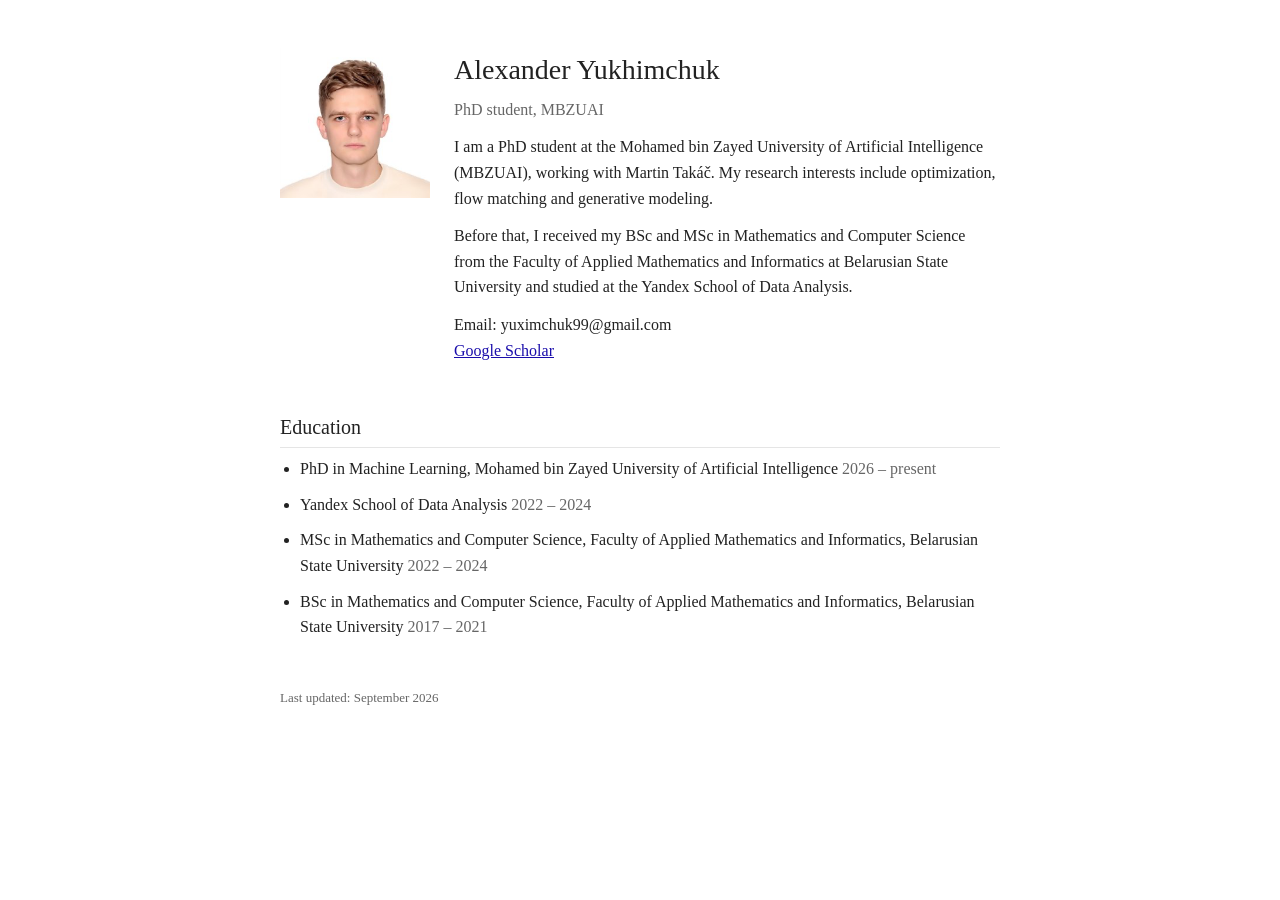
<file: index.html>
<!doctype html>
<html lang="en">
<head>
<meta charset="utf-8">
<meta name="viewport" content="width=device-width, initial-scale=1">
<title>Alexander Yukhimchuk</title>
<meta name="description" content="Alexander Yukhimchuk, PhD student at MBZUAI.">
<style>
:root {
  --bg: #ffffff;
  --text: #222222;
  --muted: #666666;
  --link: #1a0dab;
  --rule: #e5e5e5;
}
@media (prefers-color-scheme: dark) {
  :root:not([data-theme="light"]) { color-scheme: dark; --bg: #161616; --text: #dddddd; --muted: #999999; --link: #8ab4f8; --rule: #333333; }
}
:root[data-theme="dark"] { color-scheme: dark; --bg: #161616; --text: #dddddd; --muted: #999999; --link: #8ab4f8; --rule: #333333; }
body {
  margin: 0; background: var(--bg); color: var(--text);
  font: 16px/1.6 Georgia, "Times New Roman", serif;
}
main { max-width: 720px; margin: 0 auto; padding: 48px 20px 64px; }
a { color: var(--link); }
h1 { font-size: 28px; font-weight: normal; margin: 0 0 4px; }
h2 { font-size: 20px; font-weight: normal; margin: 36px 0 8px; border-bottom: 1px solid var(--rule); padding-bottom: 4px; }
p { margin: 0 0 12px; }
ul { margin: 0; padding-left: 20px; }
li { margin-bottom: 10px; }
.top { display: flex; gap: 24px; align-items: flex-start; }
.photo { width: 150px; height: 150px; object-fit: cover; flex-shrink: 0; }
.muted { color: var(--muted); }
.date { color: var(--muted); }
footer { margin-top: 48px; font-size: 13px; color: var(--muted); }
@media (max-width: 520px) { .top { flex-direction: column; } }
</style>
</head>
<body>

<main>
  <div class="top">
    <img class="photo" src="assets/photo.png" alt="Alexander Yukhimchuk">
    <div>
      <h1>Alexander Yukhimchuk</h1>
      <p class="muted">PhD student, MBZUAI</p>
      <p>
        I am a PhD student at the Mohamed bin Zayed University of Artificial Intelligence (MBZUAI),
        working with Martin Takáč.
        My research interests include optimization, flow matching and generative modeling.
      </p>
      <p>Before that, I received my BSc and MSc in Mathematics and Computer Science from the Faculty of Applied Mathematics and Informatics at Belarusian State University and studied at the Yandex School of Data Analysis.</p>
      <p>
        Email: yuximchuk99@gmail.com<br>
        <a href="https://scholar.google.com/citations?user=T0aKw2AAAAAJ">Google Scholar</a>
      </p>
    </div>
  </div>

  <h2>Education</h2>
  <ul>
    <li>PhD in Machine Learning, Mohamed bin Zayed University of Artificial Intelligence <span class="date">2026 – present</span></li>
    <li>Yandex School of Data Analysis <span class="date">2022 – 2024</span></li>
    <li>MSc in Mathematics and Computer Science, Faculty of Applied Mathematics and Informatics, Belarusian State University <span class="date">2022 – 2024</span></li>
    <li>BSc in Mathematics and Computer Science, Faculty of Applied Mathematics and Informatics, Belarusian State University <span class="date">2017 – 2021</span></li>
  </ul>

  <footer>Last updated: September 2026</footer>
</main>
</body>
</html>
</file>
